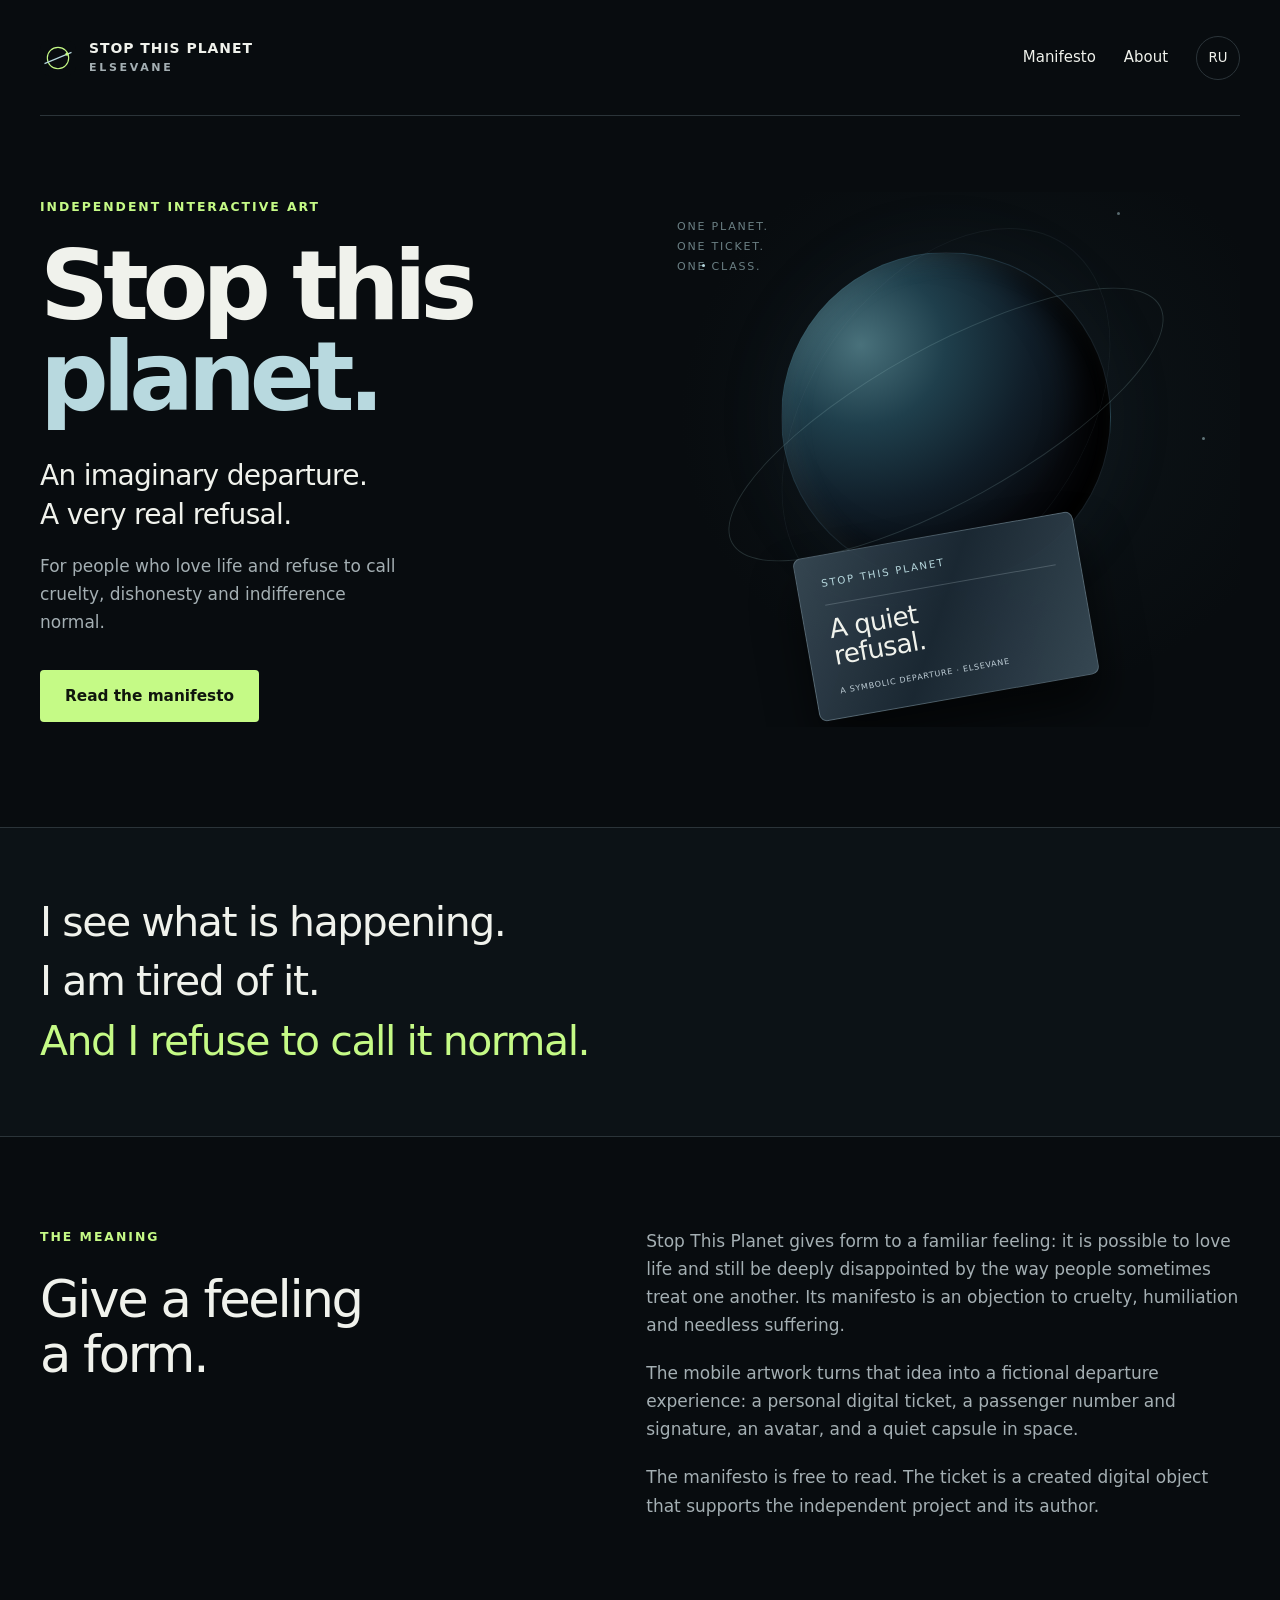
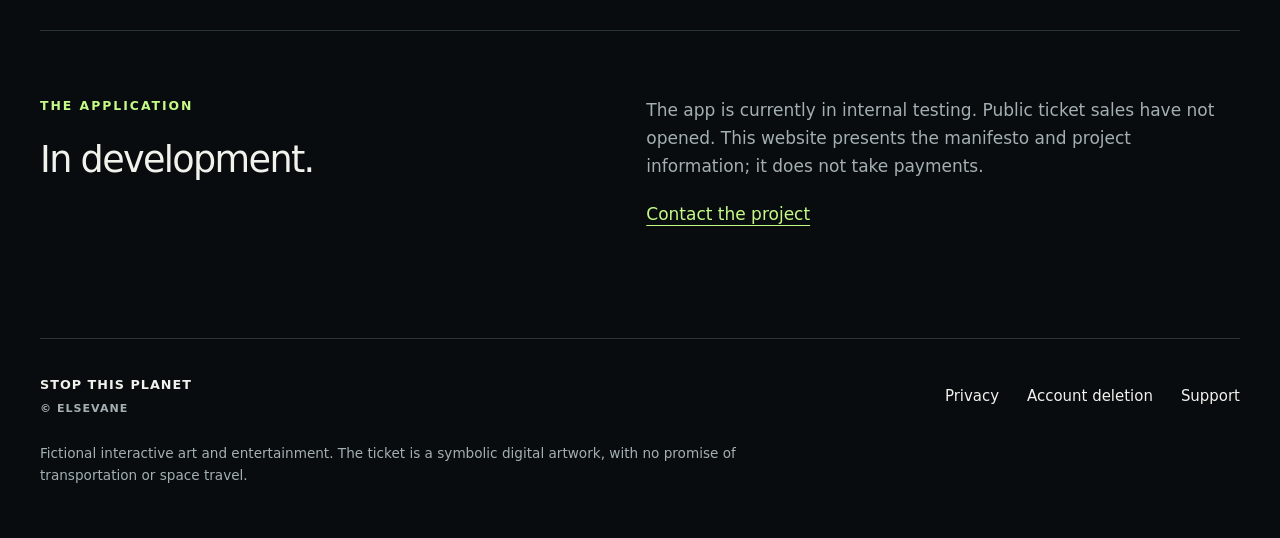
<file: index.html>
<!doctype html>
<html lang="en">
<head>
  <meta charset="utf-8">
  <meta name="viewport" content="width=device-width, initial-scale=1">
  <meta name="theme-color" content="#080c0f">
  <meta name="description" content="Stop This Planet — an independent interactive artwork, a manifesto, and a symbolic ticket. An imaginary departure. A very real refusal.">
  <meta name="referrer" content="strict-origin-when-cross-origin">
  <meta http-equiv="Content-Security-Policy" content="default-src 'self'; script-src 'self'; style-src 'self'; img-src 'self' data:; connect-src 'self'; object-src 'none'; base-uri 'self'; form-action 'none'">
  <link rel="canonical" href="https://stopthisplanet.com/">
  <link rel="icon" type="image/svg+xml" href="/icon.svg">
  <link rel="stylesheet" href="/style.css">
  <title>Stop This Planet — A very real refusal.</title>
</head>
<body>
  <a class="skip" href="#main" data-i18n="skip">Skip to content</a>
  <header class="site-header wrap">
    <a class="brand" href="/" aria-label="Stop This Planet home"><img src="/icon.svg" width="36" height="36" alt=""><span>STOP THIS PLANET<span class="byline">ELSEVANE</span></span></a>
    <nav aria-label="Main navigation"><a href="/manifesto.html" data-i18n="manifesto">Manifesto</a><a href="#about" data-i18n="about">About</a><button class="language" id="language" type="button" aria-label="Switch language to Russian">RU</button></nav>
  </header>
  <main id="main">
    <section class="hero wrap" aria-labelledby="title">
      <div class="hero-copy">
        <p class="eyebrow" data-i18n="eyebrow">Independent interactive art</p>
        <h1 id="title">Stop this<br><span>planet.</span></h1>
        <p class="lead" data-i18n="lead">An imaginary departure.<br>A very real refusal.</p>
        <p class="intro" data-i18n="intro">For people who love life and refuse to call cruelty, dishonesty and indifference normal.</p>
        <a class="button" href="/manifesto.html" data-i18n="read">Read the manifesto</a>
      </div>
      <div class="art" aria-hidden="true">
        <div class="orbital orbital-one"></div><div class="orbital orbital-two"></div><div class="planet"></div><div class="star star-one"></div><div class="star star-two"></div><div class="star star-three"></div>
        <div class="art-caption">ONE PLANET.<br>ONE TICKET.<br>ONE CLASS.</div>
        <div class="ticket"><span class="ticket-label">STOP THIS PLANET</span><span class="ticket-line"></span><span class="ticket-title">A quiet<br>refusal.</span><span class="ticket-bottom">A SYMBOLIC DEPARTURE · ELSEVANE</span></div>
      </div>
    </section>
    <section class="declaration" aria-label="Declaration"><div class="wrap"><p data-i18n="declaration">I see what is happening.<br>I am tired of it.<br><span>And I refuse to call it normal.</span></p></div></section>
    <section class="about wrap" id="about" aria-labelledby="about-title">
      <div><p class="eyebrow" data-i18n="meaningLabel">The meaning</p><h2 id="about-title" data-i18n="meaningTitle">Give a feeling<br>a form.</h2></div>
      <div class="prose"><p data-i18n="meaning">Stop This Planet gives form to a familiar feeling: it is possible to love life and still be deeply disappointed by the way people sometimes treat one another. Its manifesto is an objection to cruelty, humiliation and needless suffering.</p><p data-i18n="experience">The mobile artwork turns that idea into a fictional departure experience: a personal digital ticket, a passenger number and signature, an avatar, and a quiet capsule in space.</p><p data-i18n="free">The manifesto is free to read. The ticket is a created digital object that supports the independent project and its author.</p></div>
    </section>
    <section class="status wrap" aria-labelledby="status-title"><div><p class="eyebrow" data-i18n="statusLabel">The application</p><h2 id="status-title" data-i18n="statusTitle">In development.</h2></div><div class="prose"><p data-i18n="status">The app is currently in internal testing. Public ticket sales have not opened. This website presents the manifesto and project information; it does not take payments.</p><p><a href="mailto:support.elsevane@gmail.com" data-i18n="contact">Contact the project</a></p></div></section>
  </main>
  <footer class="wrap"><div class="footer-top"><span class="brand-name">STOP THIS PLANET <span>© ELSEVANE</span></span><nav aria-label="Legal and support"><a href="/privacy.html" data-i18n="privacy">Privacy</a><a href="/account-deletion.html" data-i18n="deletion">Account deletion</a><a href="mailto:support.elsevane@gmail.com" data-i18n="support">Support</a></nav></div><p class="fine" data-i18n="legal">Fictional interactive art and entertainment. The ticket is a symbolic digital artwork, with no promise of transportation or space travel.</p></footer>
  <script src="/site.js" defer></script>
</body>
</html>
</file>
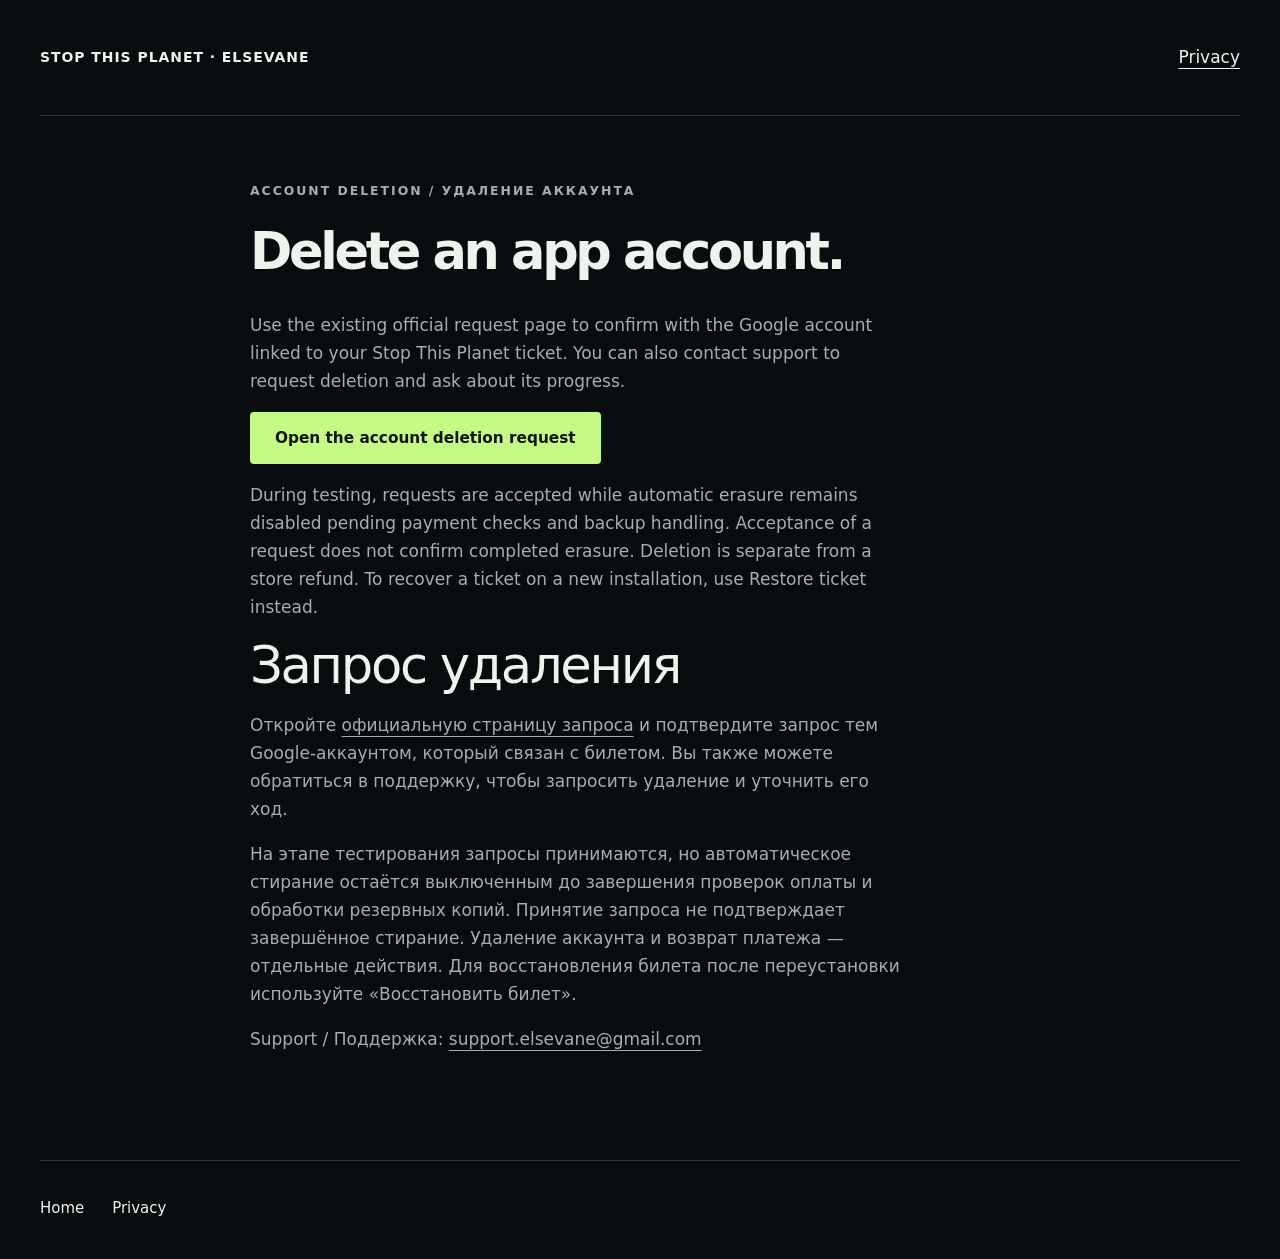
<file: account-deletion.html>
<!doctype html>
<html lang="en"><head><meta charset="utf-8"><meta name="viewport" content="width=device-width,initial-scale=1"><meta name="description" content="How to request deletion of a Stop This Planet app account."><link rel="canonical" href="https://stopthisplanet.com/account-deletion.html"><link rel="stylesheet" href="/style.css"><link rel="icon" href="/icon.svg"><title>Account deletion — Stop This Planet</title></head><body><header class="site-header wrap"><a class="brand" href="/">STOP THIS PLANET · ELSEVANE</a><a href="/privacy.html">Privacy</a></header><main class="reader link-page"><p class="eyebrow">Account deletion / Удаление аккаунта</p><h1>Delete an app account.</h1><p>Use the existing official request page to confirm with the Google account linked to your Stop This Planet ticket. You can also contact support to request deletion and ask about its progress.</p><p><a class="button" href="https://thegreatestcat555.github.io/elsevane-privacy/account-deletion.html">Open the account deletion request</a></p><p>During testing, requests are accepted while automatic erasure remains disabled pending payment checks and backup handling. Acceptance of a request does not confirm completed erasure. Deletion is separate from a store refund. To recover a ticket on a new installation, use Restore ticket instead.</p><section lang="ru"><h2>Запрос удаления</h2><p>Откройте <a href="https://thegreatestcat555.github.io/elsevane-privacy/account-deletion.html">официальную страницу запроса</a> и подтвердите запрос тем Google-аккаунтом, который связан с билетом. Вы также можете обратиться в поддержку, чтобы запросить удаление и уточнить его ход.</p><p>На этапе тестирования запросы принимаются, но автоматическое стирание остаётся выключенным до завершения проверок оплаты и обработки резервных копий. Принятие запроса не подтверждает завершённое стирание. Удаление аккаунта и возврат платежа — отдельные действия. Для восстановления билета после переустановки используйте «Восстановить билет».</p></section><p>Support / Поддержка: <a href="mailto:support.elsevane@gmail.com">support.elsevane@gmail.com</a></p></main><footer class="wrap"><nav aria-label="Footer"><a href="/">Home</a><a href="/privacy.html">Privacy</a></nav></footer></body></html>
</file>
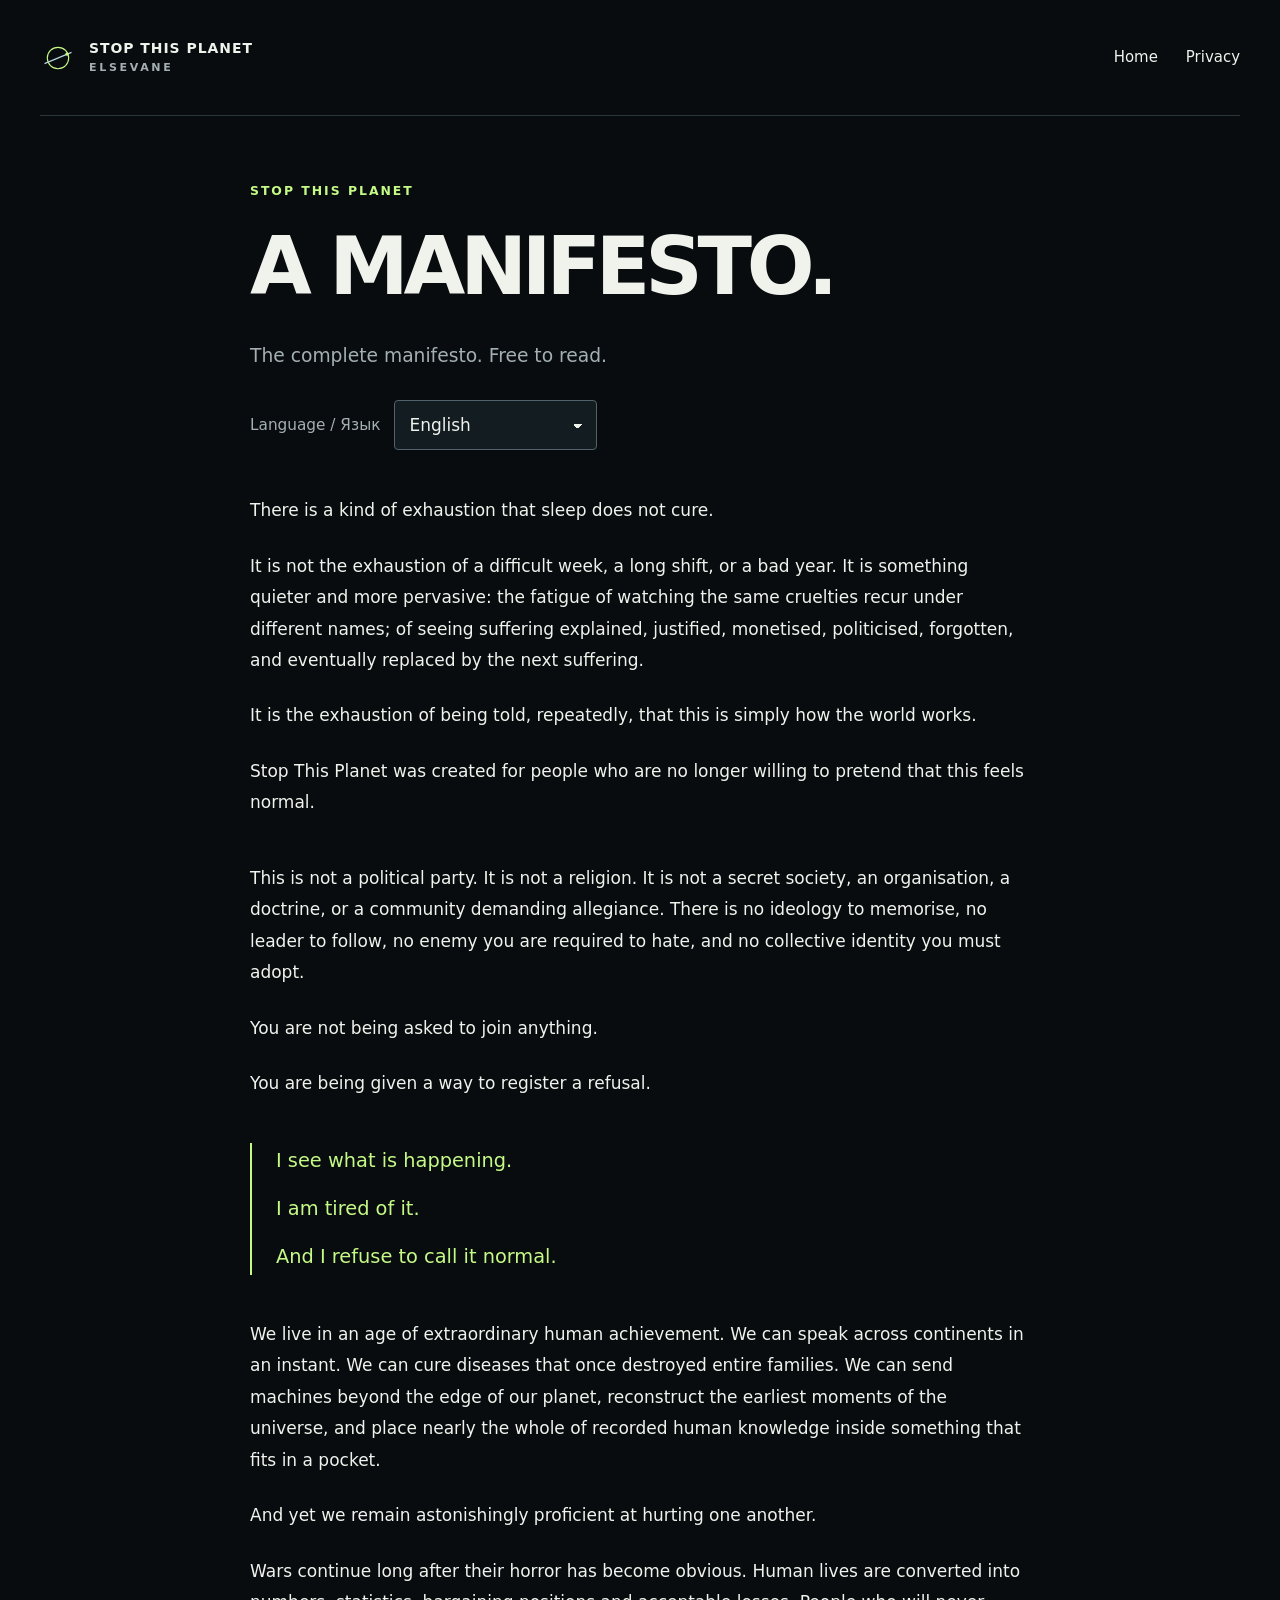
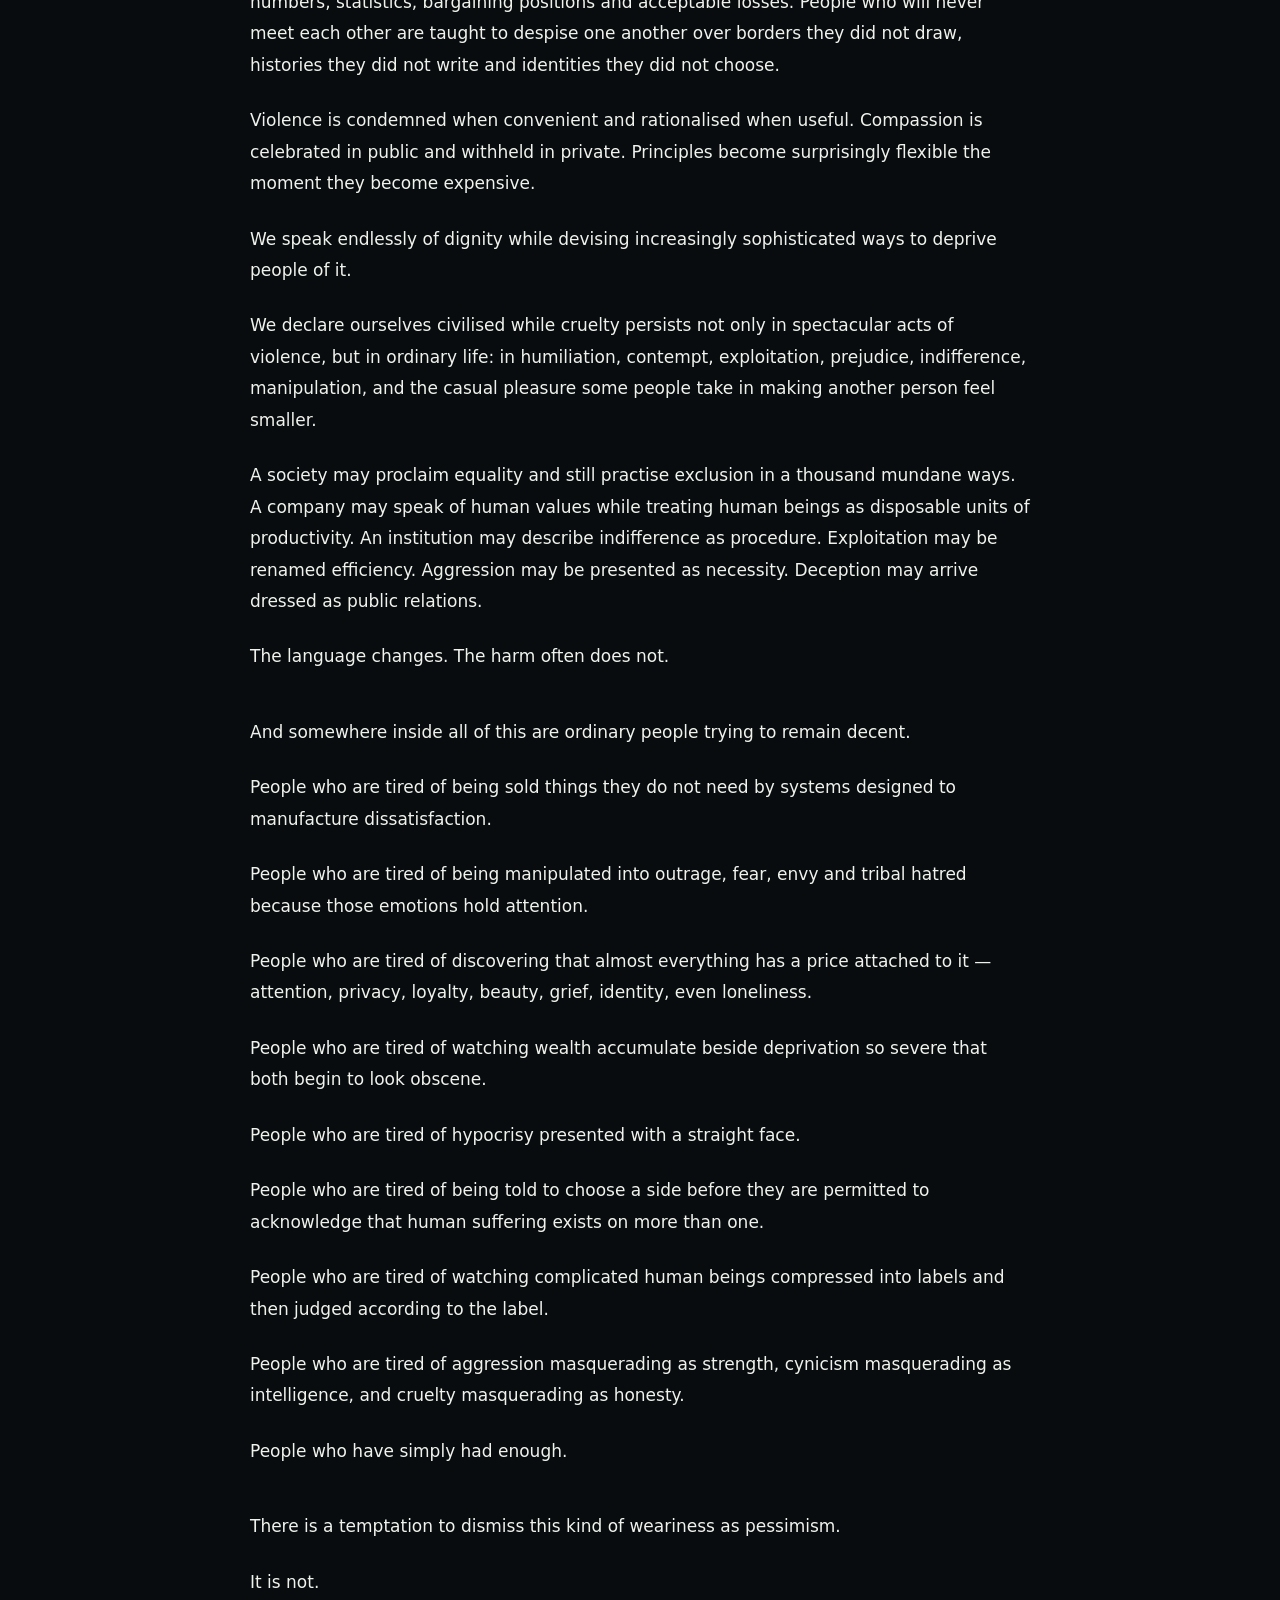
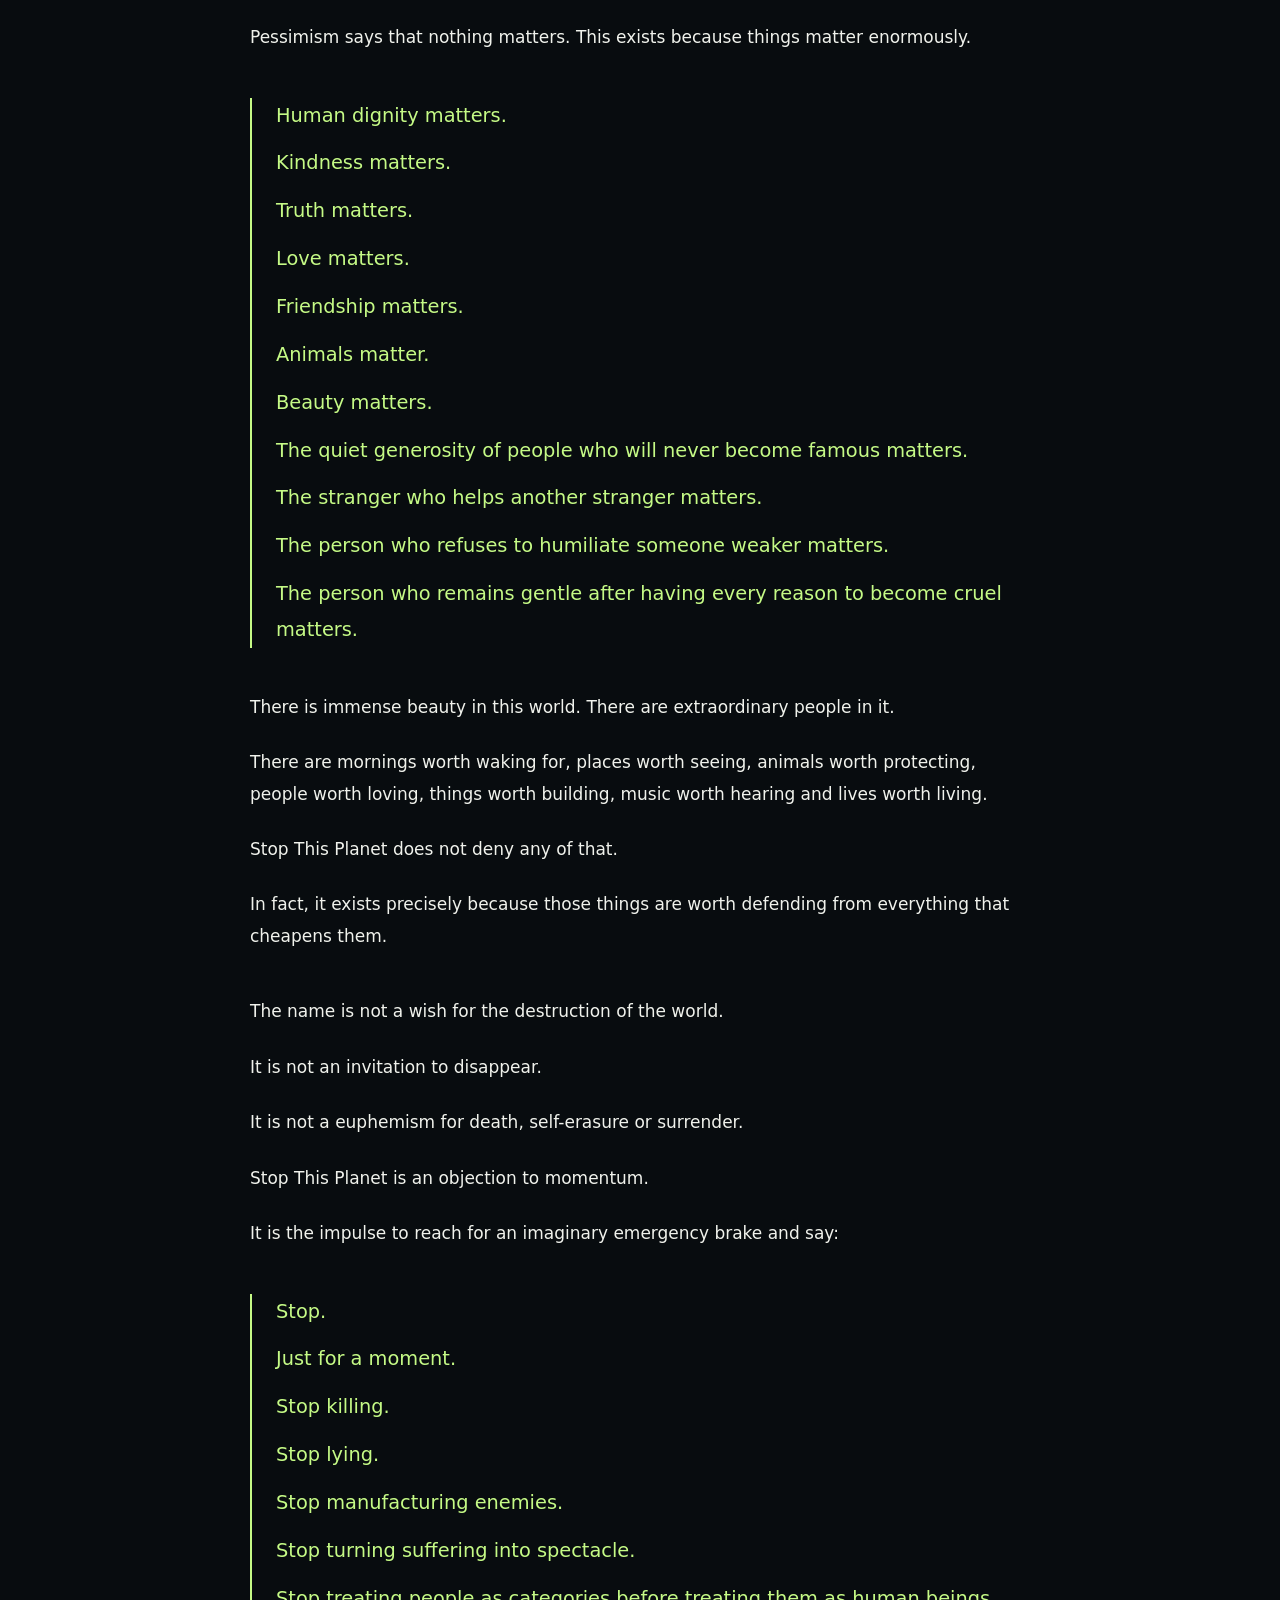
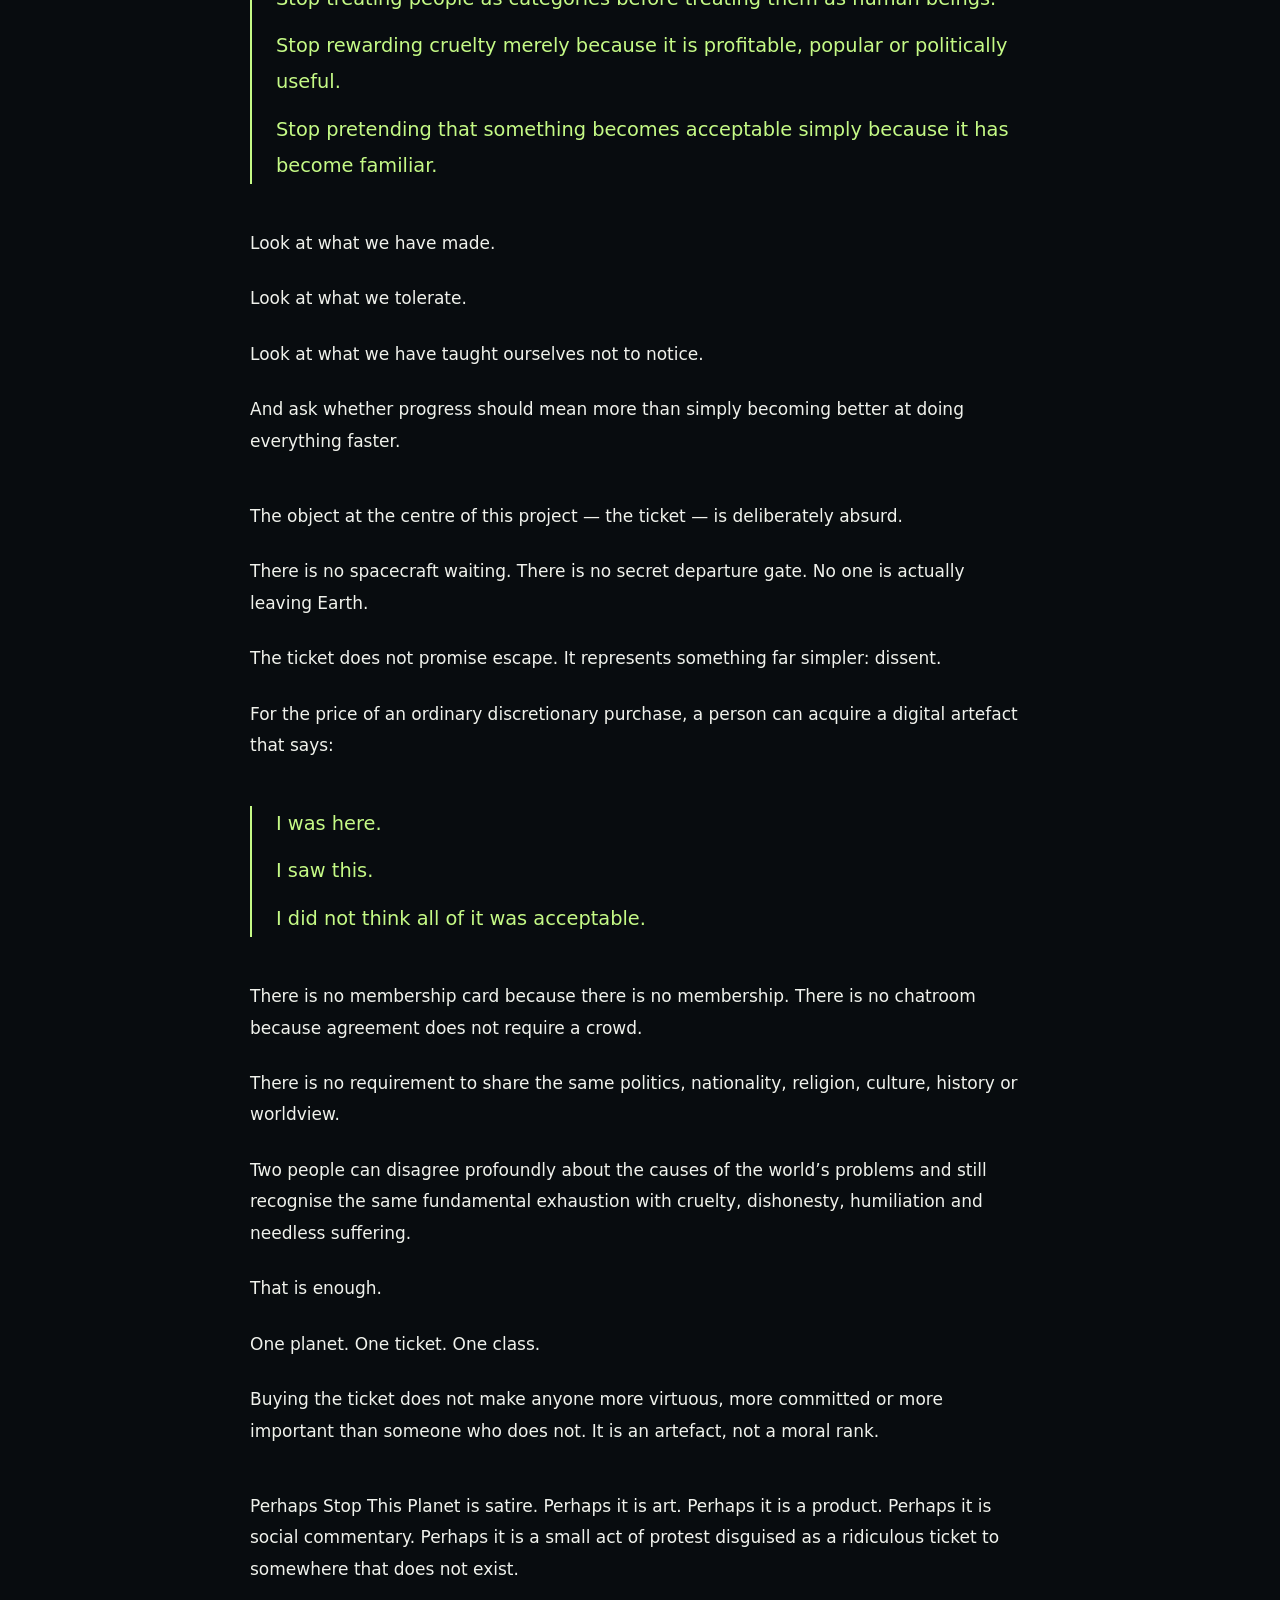
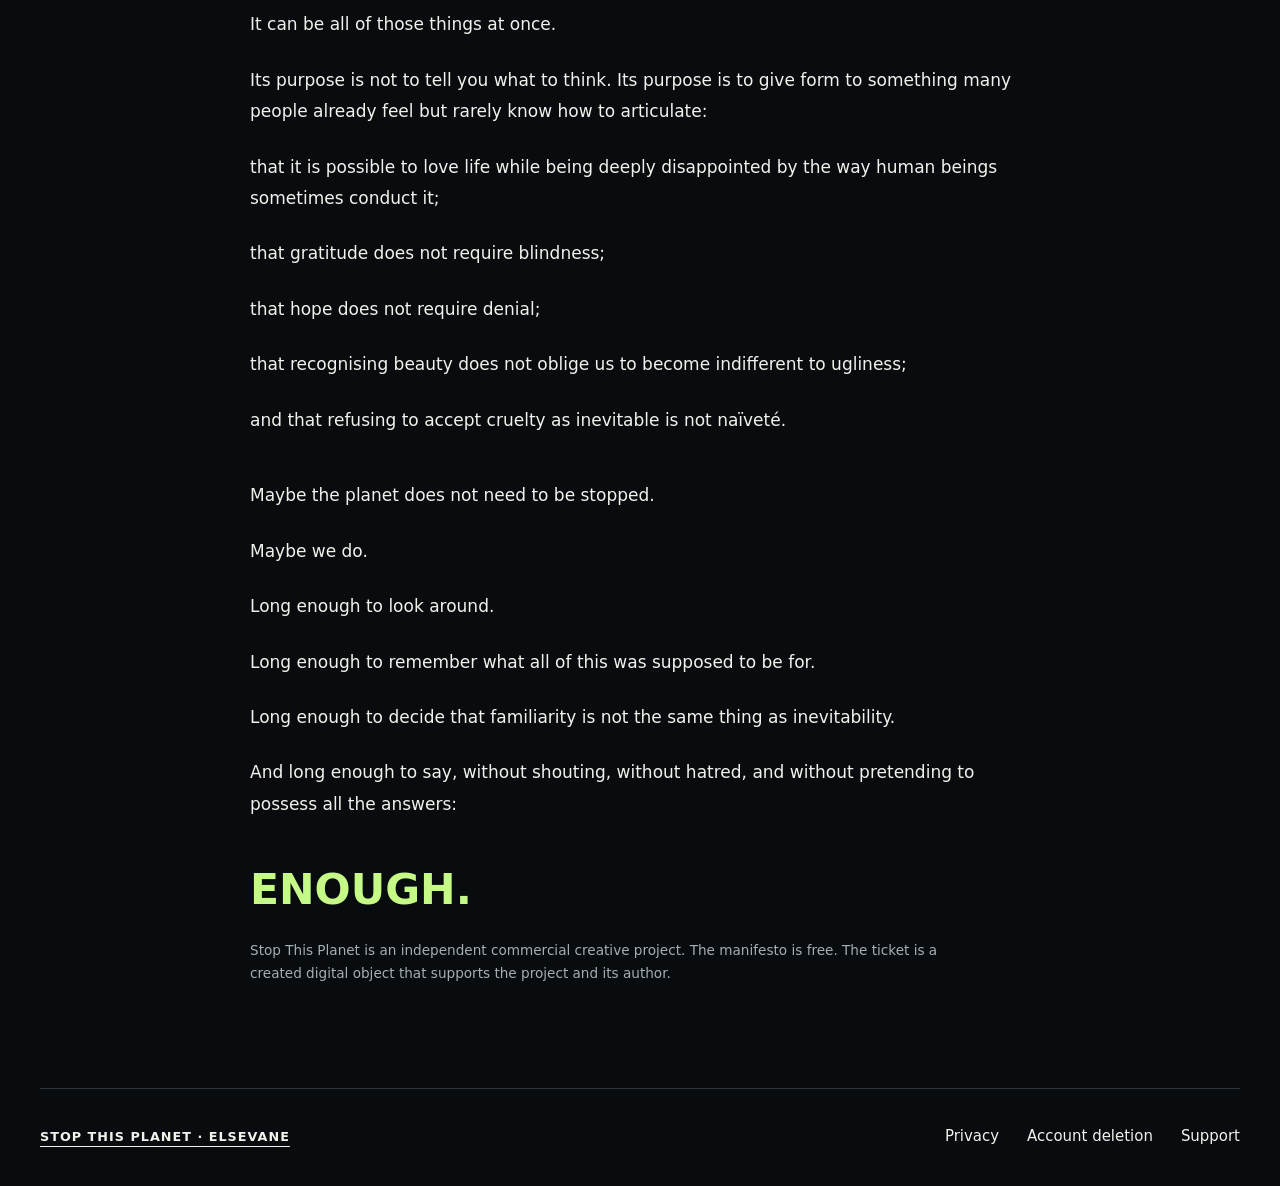
<file: manifesto.html>
<!doctype html>
<html lang="en"><head><meta charset="utf-8"><meta name="viewport" content="width=device-width,initial-scale=1">
<meta name="theme-color" content="#080c0f"><meta name="description" content="Read the complete Stop This Planet manifesto in 13 languages. Human dignity, kindness, truth, and a refusal to call cruelty normal.">
<meta http-equiv="Content-Security-Policy" content="default-src 'self'; script-src 'self'; style-src 'self'; connect-src 'self'; img-src 'self' data:; object-src 'none'; base-uri 'self'; form-action 'none'">
<link rel="canonical" href="https://stopthisplanet.com/manifesto.html"><link rel="icon" href="/icon.svg" type="image/svg+xml"><link rel="stylesheet" href="/style.css"><title>The Manifesto — Stop This Planet</title></head><body>
<a class="skip" href="#manifesto">Skip to content</a><header class="site-header wrap"><a class="brand" href="/"><img src="/icon.svg" width="36" height="36" alt=""><span>STOP THIS PLANET<span class="byline">ELSEVANE</span></span></a><nav aria-label="Main navigation"><a href="/">Home</a><a href="/privacy.html">Privacy</a></nav></header>
<main class="reader"><p class="eyebrow">STOP THIS PLANET</p><h1 id="reader-title">A MANIFESTO.</h1><p class="reader-intro">The complete manifesto. Free to read.</p>
<div class="reader-controls"><label for="reader-language">Language / Язык</label><select id="reader-language"><option value="en">English</option><option value="ru">Русский</option><option value="es">Español</option><option value="pt">Português</option><option value="fr">Français</option><option value="de">Deutsch</option><option value="zh">中文</option><option value="ar">العربية</option><option value="hi">हिन्दी</option><option value="id">Bahasa Indonesia</option><option value="ja">日本語</option><option value="ko">한국어</option><option value="tr">Türkçe</option></select></div>
<article class="manifesto" id="manifesto" aria-label="Manifesto"><section><p>There is a kind of exhaustion that sleep does not cure.</p><p>It is not the exhaustion of a difficult week, a long shift, or a bad year. It is something quieter and more pervasive: the fatigue of watching the same cruelties recur under different names; of seeing suffering explained, justified, monetised, politicised, forgotten, and eventually replaced by the next suffering.</p><p>It is the exhaustion of being told, repeatedly, that this is simply how the world works.</p><p>Stop This Planet was created for people who are no longer willing to pretend that this feels normal.</p></section><section><p>This is not a political party. It is not a religion. It is not a secret society, an organisation, a doctrine, or a community demanding allegiance. There is no ideology to memorise, no leader to follow, no enemy you are required to hate, and no collective identity you must adopt.</p><p>You are not being asked to join anything.</p><p>You are being given a way to register a refusal.</p></section><section class="callout"><p>I see what is happening.</p><p>I am tired of it.</p><p>And I refuse to call it normal.</p></section><section><p>We live in an age of extraordinary human achievement. We can speak across continents in an instant. We can cure diseases that once destroyed entire families. We can send machines beyond the edge of our planet, reconstruct the earliest moments of the universe, and place nearly the whole of recorded human knowledge inside something that fits in a pocket.</p><p>And yet we remain astonishingly proficient at hurting one another.</p><p>Wars continue long after their horror has become obvious. Human lives are converted into numbers, statistics, bargaining positions and acceptable losses. People who will never meet each other are taught to despise one another over borders they did not draw, histories they did not write and identities they did not choose.</p><p>Violence is condemned when convenient and rationalised when useful. Compassion is celebrated in public and withheld in private. Principles become surprisingly flexible the moment they become expensive.</p><p>We speak endlessly of dignity while devising increasingly sophisticated ways to deprive people of it.</p><p>We declare ourselves civilised while cruelty persists not only in spectacular acts of violence, but in ordinary life: in humiliation, contempt, exploitation, prejudice, indifference, manipulation, and the casual pleasure some people take in making another person feel smaller.</p><p>A society may proclaim equality and still practise exclusion in a thousand mundane ways. A company may speak of human values while treating human beings as disposable units of productivity. An institution may describe indifference as procedure. Exploitation may be renamed efficiency. Aggression may be presented as necessity. Deception may arrive dressed as public relations.</p><p>The language changes. The harm often does not.</p></section><section><p>And somewhere inside all of this are ordinary people trying to remain decent.</p><p>People who are tired of being sold things they do not need by systems designed to manufacture dissatisfaction.</p><p>People who are tired of being manipulated into outrage, fear, envy and tribal hatred because those emotions hold attention.</p><p>People who are tired of discovering that almost everything has a price attached to it — attention, privacy, loyalty, beauty, grief, identity, even loneliness.</p><p>People who are tired of watching wealth accumulate beside deprivation so severe that both begin to look obscene.</p><p>People who are tired of hypocrisy presented with a straight face.</p><p>People who are tired of being told to choose a side before they are permitted to acknowledge that human suffering exists on more than one.</p><p>People who are tired of watching complicated human beings compressed into labels and then judged according to the label.</p><p>People who are tired of aggression masquerading as strength, cynicism masquerading as intelligence, and cruelty masquerading as honesty.</p><p>People who have simply had enough.</p></section><section><p>There is a temptation to dismiss this kind of weariness as pessimism.</p><p>It is not.</p><p>Pessimism says that nothing matters. This exists because things matter enormously.</p></section><section class="callout"><p>Human dignity matters.</p><p>Kindness matters.</p><p>Truth matters.</p><p>Love matters.</p><p>Friendship matters.</p><p>Animals matter.</p><p>Beauty matters.</p><p>The quiet generosity of people who will never become famous matters.</p><p>The stranger who helps another stranger matters.</p><p>The person who refuses to humiliate someone weaker matters.</p><p>The person who remains gentle after having every reason to become cruel matters.</p></section><section><p>There is immense beauty in this world. There are extraordinary people in it.</p><p>There are mornings worth waking for, places worth seeing, animals worth protecting, people worth loving, things worth building, music worth hearing and lives worth living.</p><p>Stop This Planet does not deny any of that.</p><p>In fact, it exists precisely because those things are worth defending from everything that cheapens them.</p></section><section><p>The name is not a wish for the destruction of the world.</p><p>It is not an invitation to disappear.</p><p>It is not a euphemism for death, self-erasure or surrender.</p><p>Stop This Planet is an objection to momentum.</p><p>It is the impulse to reach for an imaginary emergency brake and say:</p></section><section class="callout"><p>Stop.</p><p>Just for a moment.</p><p>Stop killing.</p><p>Stop lying.</p><p>Stop manufacturing enemies.</p><p>Stop turning suffering into spectacle.</p><p>Stop treating people as categories before treating them as human beings.</p><p>Stop rewarding cruelty merely because it is profitable, popular or politically useful.</p><p>Stop pretending that something becomes acceptable simply because it has become familiar.</p></section><section><p>Look at what we have made.</p><p>Look at what we tolerate.</p><p>Look at what we have taught ourselves not to notice.</p><p>And ask whether progress should mean more than simply becoming better at doing everything faster.</p></section><section><p>The object at the centre of this project — the ticket — is deliberately absurd.</p><p>There is no spacecraft waiting. There is no secret departure gate. No one is actually leaving Earth.</p><p>The ticket does not promise escape. It represents something far simpler: dissent.</p><p>For the price of an ordinary discretionary purchase, a person can acquire a digital artefact that says:</p></section><section class="callout"><p>I was here.</p><p>I saw this.</p><p>I did not think all of it was acceptable.</p></section><section><p>There is no membership card because there is no membership. There is no chatroom because agreement does not require a crowd.</p><p>There is no requirement to share the same politics, nationality, religion, culture, history or worldview.</p><p>Two people can disagree profoundly about the causes of the world’s problems and still recognise the same fundamental exhaustion with cruelty, dishonesty, humiliation and needless suffering.</p><p>That is enough.</p><p>One planet. One ticket. One class.</p><p>Buying the ticket does not make anyone more virtuous, more committed or more important than someone who does not. It is an artefact, not a moral rank.</p></section><section><p>Perhaps Stop This Planet is satire. Perhaps it is art. Perhaps it is a product. Perhaps it is social commentary. Perhaps it is a small act of protest disguised as a ridiculous ticket to somewhere that does not exist.</p><p>It can be all of those things at once.</p><p>Its purpose is not to tell you what to think. Its purpose is to give form to something many people already feel but rarely know how to articulate:</p><p>that it is possible to love life while being deeply disappointed by the way human beings sometimes conduct it;</p><p>that gratitude does not require blindness;</p><p>that hope does not require denial;</p><p>that recognising beauty does not oblige us to become indifferent to ugliness;</p><p>and that refusing to accept cruelty as inevitable is not naïveté.</p></section><section><p>Maybe the planet does not need to be stopped.</p><p>Maybe we do.</p><p>Long enough to look around.</p><p>Long enough to remember what all of this was supposed to be for.</p><p>Long enough to decide that familiarity is not the same thing as inevitability.</p><p>And long enough to say, without shouting, without hatred, and without pretending to possess all the answers:</p></section><p class="closing" id="enough">ENOUGH.</p></article>
<p class="fine">Stop This Planet is an independent commercial creative project. The manifesto is free. The ticket is a created digital object that supports the project and its author.</p><noscript><p>English is available without JavaScript. Enable JavaScript to choose another language.</p></noscript></main>
<footer class="wrap"><div class="footer-top"><a class="brand-name" href="/">STOP THIS PLANET · ELSEVANE</a><nav aria-label="Legal and support"><a href="/privacy.html">Privacy</a><a href="/account-deletion.html">Account deletion</a><a href="mailto:support.elsevane@gmail.com">Support</a></nav></div></footer><script src="/manifesto.js" defer></script></body></html>
</file>
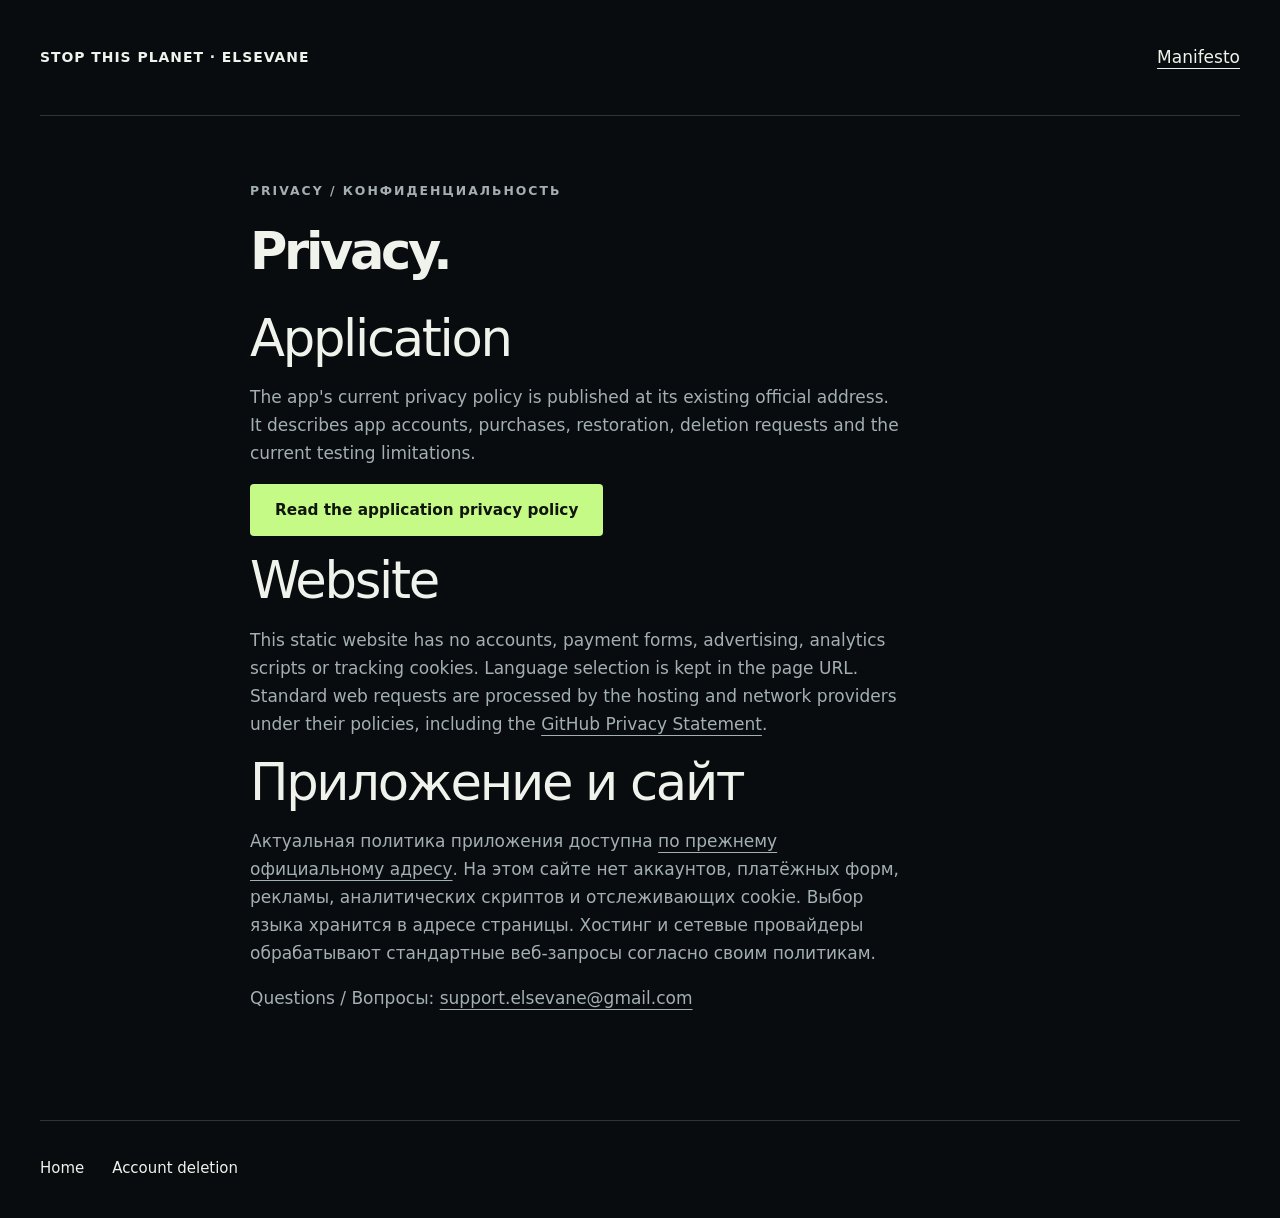
<file: privacy.html>
<!doctype html>
<html lang="en"><head><meta charset="utf-8"><meta name="viewport" content="width=device-width,initial-scale=1"><meta name="description" content="Privacy information for the Stop This Planet website and application."><link rel="canonical" href="https://stopthisplanet.com/privacy.html"><link rel="stylesheet" href="/style.css"><link rel="icon" href="/icon.svg"><title>Privacy — Stop This Planet</title></head><body><header class="site-header wrap"><a class="brand" href="/">STOP THIS PLANET · ELSEVANE</a><a href="/manifesto.html">Manifesto</a></header><main class="reader link-page"><p class="eyebrow">Privacy / Конфиденциальность</p><h1>Privacy.</h1><h2>Application</h2><p>The app's current privacy policy is published at its existing official address. It describes app accounts, purchases, restoration, deletion requests and the current testing limitations.</p><p><a class="button" href="https://thegreatestcat555.github.io/elsevane-privacy/">Read the application privacy policy</a></p><h2>Website</h2><p>This static website has no accounts, payment forms, advertising, analytics scripts or tracking cookies. Language selection is kept in the page URL. Standard web requests are processed by the hosting and network providers under their policies, including the <a href="https://docs.github.com/en/site-policy/privacy-policies/github-general-privacy-statement">GitHub Privacy Statement</a>.</p><section lang="ru"><h2>Приложение и сайт</h2><p>Актуальная политика приложения доступна <a href="https://thegreatestcat555.github.io/elsevane-privacy/">по прежнему официальному адресу</a>. На этом сайте нет аккаунтов, платёжных форм, рекламы, аналитических скриптов и отслеживающих cookie. Выбор языка хранится в адресе страницы. Хостинг и сетевые провайдеры обрабатывают стандартные веб-запросы согласно своим политикам.</p></section><p>Questions / Вопросы: <a href="mailto:support.elsevane@gmail.com">support.elsevane@gmail.com</a></p></main><footer class="wrap"><nav aria-label="Footer"><a href="/">Home</a><a href="/account-deletion.html">Account deletion</a></nav></footer></body></html>
</file>
<file: style.css>
:root{color-scheme:dark;--bg:#080c0f;--paper:#f0f2ec;--muted:#a4afb3;--line:#2b3439;--signal:#c5fa86;--ice:#b8d9df;font:17px/1.65 system-ui,-apple-system,BlinkMacSystemFont,"Segoe UI",sans-serif}*{box-sizing:border-box}html{scroll-behavior:smooth;scroll-padding-top:24px}body{margin:0;background:var(--bg);color:var(--paper)}a{color:inherit;text-underline-offset:5px}button,select{font:inherit}button,a,select{-webkit-tap-highlight-color:transparent}a:focus-visible,button:focus-visible,select:focus-visible{outline:2px solid var(--signal);outline-offset:6px}.wrap{width:min(1220px,calc(100% - 80px));margin-inline:auto}.skip{position:fixed;top:-100px;left:20px;z-index:10;padding:12px 20px;background:var(--signal);color:var(--bg)}.skip:focus{top:12px}.site-header{min-height:116px;display:flex;align-items:center;justify-content:space-between;gap:28px;border-bottom:1px solid var(--line)}.brand{display:flex;align-items:center;gap:13px;text-decoration:none;line-height:1.3;font-weight:700;letter-spacing:.07em;font-size:.82rem}.byline{display:block;letter-spacing:.24em;font-size:.65rem;color:var(--muted);margin-top:4px}nav{display:flex;align-items:center;gap:28px}nav a{font-size:.88rem;text-decoration:none}.language{min-width:44px;min-height:44px;color:var(--paper);background:transparent;border:1px solid var(--line);border-radius:50%;font-size:.78rem;cursor:pointer}.hero{min-height:700px;display:grid;grid-template-columns:1fr 1fr;gap:24px;align-items:center;padding-block:76px 100px}.eyebrow{text-transform:uppercase;letter-spacing:.16em;font-size:.73rem;font-weight:600;color:var(--signal);margin:0 0 24px}h1{font-size:clamp(4.4rem,7.5vw,7rem);font-weight:550;letter-spacing:-.065em;line-height:.95;margin:0 0 32px}h1 span{color:var(--ice)}.lead{font-size:clamp(1.3rem,2.2vw,1.65rem);letter-spacing:-.025em;line-height:1.4;margin:0 0 18px}.intro{color:var(--muted);max-width:375px;margin:0 0 34px}.button{display:inline-flex;align-items:center;justify-content:center;min-height:52px;padding:13px 25px;background:var(--signal);color:#10160d;border-radius:4px;text-decoration:none;font-weight:650;font-size:.9rem}.button:hover{background:#dbffb0}.art{height:535px;position:relative;isolation:isolate;background:radial-gradient(ellipse at 58% 42%,#1d303841,transparent 65%);overflow:hidden}.planet{position:absolute;width:330px;height:330px;top:60px;left:calc(50% - 165px);border-radius:50%;background:radial-gradient(ellipse at 24% 28%,#49717b 0,#1f3f4c 24%,#101e29 48%,#080b10 67%);box-shadow:inset 9px 5px 24px #b8d9df16,inset -25px -12px 35px #000,0 0 80px #59849512;border:1px solid #729ca328}.orbital{position:absolute;border:1px solid #a1c9cb30;border-radius:50%;z-index:2;pointer-events:none}.orbital-one{width:490px;height:155px;top:155px;left:calc(50% - 245px);transform:rotate(-29deg)}.orbital-two{width:420px;height:420px;top:15px;left:calc(50% - 210px);border-color:#81999e16;transform:rotate(35deg) scaleX(.65)}.star{position:absolute;width:3px;height:3px;border-radius:50%;background:var(--ice)}.star-one{top:72px;left:50px}.star-two{top:245px;right:35px;opacity:.5}.star-three{top:20px;right:120px;opacity:.45}.art-caption{position:absolute;top:25px;left:25px;font-size:.65rem;letter-spacing:.16em;line-height:1.8;color:#b8d9df8f}.ticket{position:absolute;bottom:28px;left:calc(50% - 142px);width:284px;height:165px;padding:20px 24px;border:1px solid #a7bdc64d;border-radius:8px;background:linear-gradient(118deg,#3a4b57e8,#1b2934f5 48%,#3b4d59e8);box-shadow:0 30px 45px #0009;transform:rotate(-10deg);z-index:3;display:flex;flex-direction:column}.ticket-label{font-size:.6rem;letter-spacing:.18em;color:var(--ice)}.ticket-line{height:1px;background:#c1d2da3d;margin:12px 0 11px}.ticket-title{font-size:1.55rem;line-height:1.05;letter-spacing:-.025em}.ticket-bottom{font-size:.47rem;letter-spacing:.1em;margin-top:auto;color:#becdd6}.declaration{border-block:1px solid var(--line);background:#0c1216}.declaration p{font-size:clamp(1.65rem,3.2vw,2.6rem);line-height:1.45;letter-spacing:-.035em;margin:0;padding:65px 0}.declaration span{color:var(--signal)}.about,.status{display:grid;grid-template-columns:1fr 1.15fr;gap:90px;padding-block:90px}.about{border-bottom:1px solid var(--line)}h2{font-size:clamp(2.3rem,4vw,3.4rem);line-height:1.08;letter-spacing:-.045em;font-weight:500;margin:0}.prose{max-width:600px}.prose p{margin:0 0 20px;color:var(--muted)}.prose a{color:var(--signal)}.status{padding-block:65px 90px}.status h2{font-size:2.15rem}footer{border-top:1px solid var(--line);padding-block:35px 38px}.footer-top{display:flex;align-items:center;justify-content:space-between;gap:25px}.brand-name{font-size:.75rem;letter-spacing:.08em;font-weight:650}.brand-name span{display:block;font-size:.65rem;color:var(--muted);margin-top:5px}.fine{max-width:720px;color:var(--muted);font-size:.8rem;margin-top:24px}.reader{width:min(780px,calc(100% - 48px));margin-inline:auto;padding-block:65px 90px}.reader h1{font-size:clamp(2.7rem,7vw,4.7rem);line-height:1.05}.reader-intro{color:var(--muted);font-size:1.1rem}.reader-controls{margin-block:28px 45px;display:flex;align-items:center;gap:14px;flex-wrap:wrap}.reader-controls label{color:var(--muted);font-size:.9rem}.reader-controls select{background:#131c21;border:1px solid #53616a;border-radius:4px;color:var(--paper);padding:10px 36px 10px 14px;min-height:48px;max-width:100%;appearance:none;background-image:linear-gradient(45deg,transparent 50%,var(--paper) 50%),linear-gradient(135deg,var(--paper) 50%,transparent 50%);background-position:calc(100% - 18px) 23px,calc(100% - 13px) 23px;background-size:5px 5px;background-repeat:no-repeat}.manifesto p{margin:0 0 24px;line-height:1.85}.manifesto section{margin:0 0 44px}.manifesto .callout{border-left:2px solid var(--signal);padding-left:24px;color:var(--signal);font-size:1.14rem}.manifesto .callout p{margin-bottom:12px}.manifesto .closing{font-size:2.5rem;font-weight:650;color:var(--signal);line-height:1.2}.manifesto[dir=rtl] .callout{border-left:0;border-right:2px solid var(--signal);padding-left:0;padding-right:24px}.link-page{min-height:65vh}.link-page h1{font-size:3rem}.link-page p{max-width:650px;color:var(--muted)}
@media(max-width:900px){.wrap{width:calc(100% - 48px)}.hero{grid-template-columns:1.05fr 1fr;min-height:600px;padding-block:60px}.art{height:450px}.planet{width:280px;height:280px;left:calc(50% - 140px)}.orbital-one{width:380px;left:calc(50% - 190px)}.orbital-two{width:350px;height:350px;left:calc(50% - 175px)}.about,.status{gap:40px}.ticket{width:260px;left:calc(50% - 130px)}.art-caption{left:8px;top:0}.footer-top{align-items:flex-start}footer nav{gap:18px;flex-wrap:wrap;justify-content:flex-end}}
@media(max-width:640px){:root{font-size:16px}.wrap{width:calc(100% - 40px)}.site-header{min-height:88px;gap:12px}.brand{font-size:.66rem;gap:8px}.brand img{width:29px;height:29px}.byline{font-size:.55rem}.site-header nav{gap:16px}.site-header nav a{font-size:.82rem}.site-header nav a[href="#about"]{display:none}.language{min-width:40px;min-height:40px}.hero{display:flex;flex-direction:column;gap:15px;align-items:stretch;padding-block:45px 25px;min-height:0}h1{font-size:5rem}.hero .eyebrow{margin-bottom:20px}.intro{max-width:345px}.art{height:390px;margin-inline:-12px}.planet{top:20px;width:270px;height:270px;left:calc(50% - 135px)}.orbital-one{top:100px;width:370px;left:calc(50% - 185px)}.orbital-two{top:-5px;width:320px;height:320px;left:calc(50% - 160px)}.art-caption{left:15px;top:10px;font-size:.55rem}.ticket{bottom:20px;height:150px;width:255px;left:calc(50% - 127px)}.declaration p{padding-block:40px;font-size:1.65rem}.about,.status{grid-template-columns:1fr;gap:28px;padding-block:50px}.about h2 br{display:none}.status h2{font-size:2rem}.eyebrow{margin-bottom:15px}.footer-top{flex-direction:column;gap:22px}footer nav{gap:14px;justify-content:flex-start;flex-wrap:wrap}footer nav a{font-size:.8rem}.reader{width:calc(100% - 40px);padding-top:45px}.reader h1{font-size:3rem}.reader-controls select{min-width:160px}.fine{font-size:.8rem}}
@media(prefers-reduced-motion:reduce){html{scroll-behavior:auto}}
</file>
